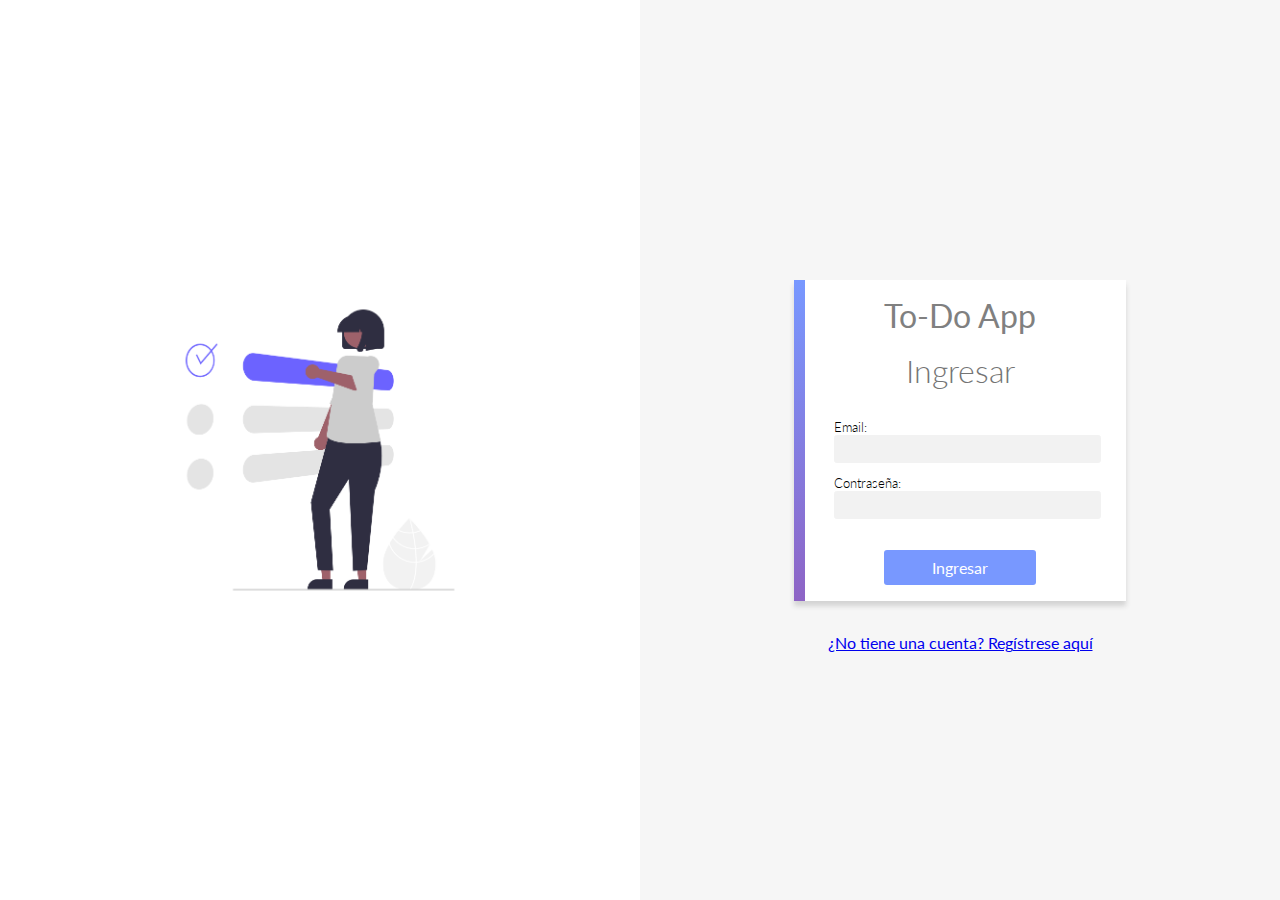
<file: index.html>
<!DOCTYPE html>
<html lang="es">
  
  <head>
    <meta charset="UTF-8">
    <meta http-equiv="X-UA-Compatible" content="IE=edge">
    <meta name="viewport" content="width=device-width, initial-scale=1.0">
    <title>ToDo</title>
    
    <!-- ---------------- estilos compartidos de login y signup ---------------- -->
    <link rel="stylesheet" href="styles/ingreso.css">
    
    <!-- ---------------------- logica aplicada en login ----------------------- -->
    <script src="./scripts/index.js"></script>
    
</head>

<body>
  <div class="left">
    <img src="./assets/persona-login.png" alt="">
  </div>
  
  <div class="right">
    <form class = "ingresar">
      <div class="form-header">
        <p>To-Do App</p>
      </div>
      <h1>Ingresar</h1>

      <div class = "error">
        <ul type = "none">

        </ul>
      </div>
      
      
      <label>
        Email:
        <input id="inputEmail" type="text">
        <small id = "errorEmail"></small>
      </label>
      <label>
        Contraseña:
        <input id="inputPassword" type="password">
        <small id = "errorPassword"></small>
      </label>
      
      <button type="submit">Ingresar</button>
      
    </form>
    <div class="ingresar">
      <a href="signup.html">¿No tiene una cuenta? Regístrese aquí</a>
    </div>
  </div>
  
</body>

</html>
</file>
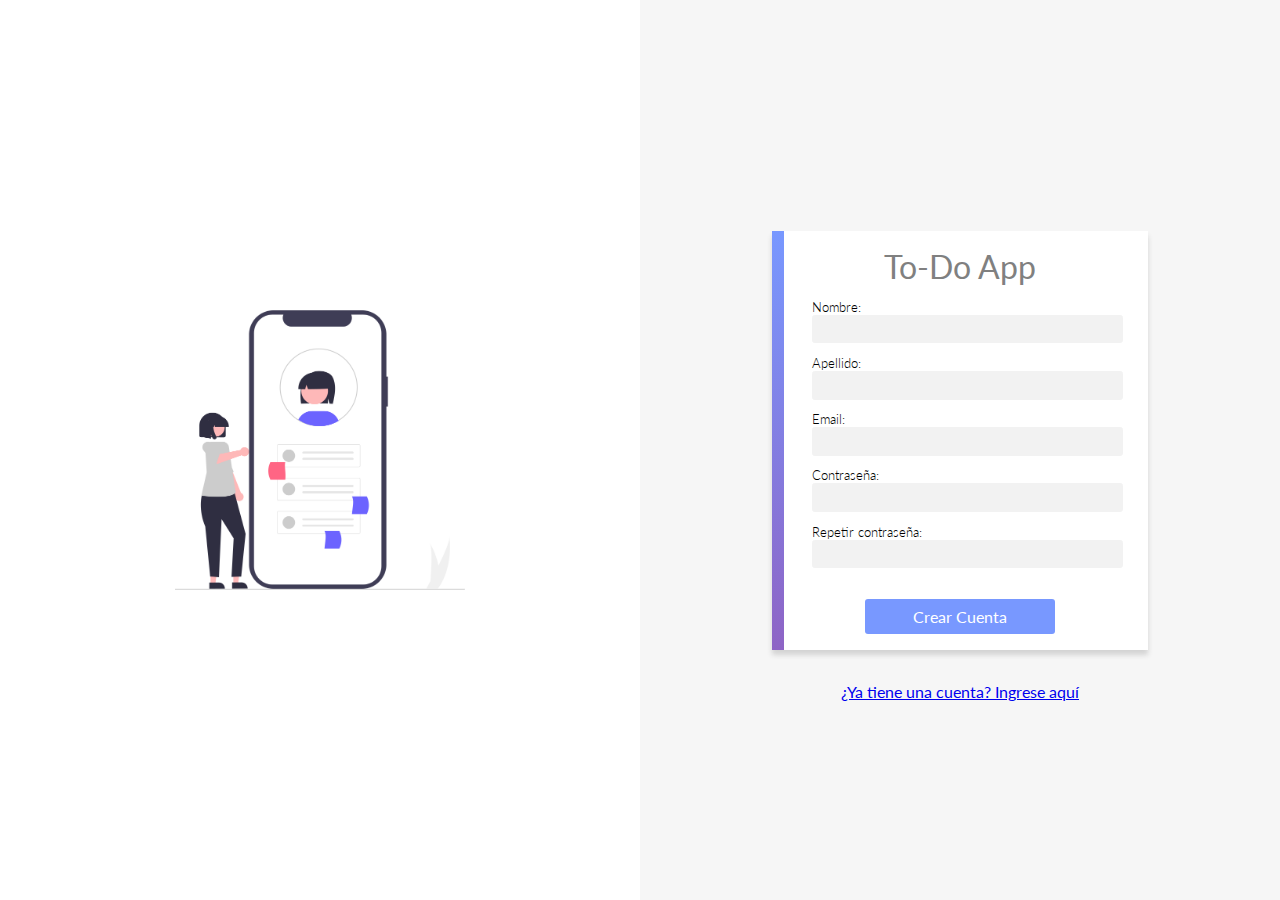
<file: signup.html>
<!DOCTYPE html>
<html lang="es">

<head>
  <meta charset="UTF-8">
  <meta http-equiv="X-UA-Compatible" content="IE=edge">
  <meta name="viewport" content="width=device-width, initial-scale=1.0">
  <title>ToDo</title>

  <!-- ---------------- estilos compartidos de login y signup ---------------- -->
  <link rel="stylesheet" href="styles/ingreso.css">

  <!-- ---------------------- logica aplicada en register -------------------- -->
  <!-- <script src="./scripts/utils.js"></script> -->
  <script src="./scripts/signup.js"></script>

</head>

<body>

  <div class="left">
    <img src="./assets/persona-signup.png" alt="">
  </div>
  <div class="right">
    <form class="registrar">
      <div class="form-header">
        <p>To-Do App</p>
      </div>

      <label>
        Nombre:
        <input id="inputNombre"type="text">
        <small id="errorNombre"></small>
      </label>
      <label>
        Apellido:
        <input id="inputApellido"type="text">
        <small id="errorApellido"></small>
      </label>
      <label>
        Email:
        <input id="inputEmail"type="text">
      <small id="errorEmail"></small>
      </label>
      <label>
        Contraseña:
        <input id="inputPassword"type="password">
      <small id="errorPassword"></small>
      </label>
      <label>
        Repetir contraseña:
        <input id="inputRepPassword"type="password">
      <small id="errorRepPassword"></small>
      </label>

      <button class="submit">Crear Cuenta</button>

    </form>
    <div class="ingresarA">
      <a href="index.html">¿Ya tiene una cuenta? Ingrese aquí</a>
    </div>
  </div>

</body>

</html>
</file>
<file: styles/ingreso.css>
@import url('./common.css');

body{
  display: flex;
}

h1 {
  color: rgb(116, 116, 116);
  font-weight: 300;
  margin: .5em 0;
}

.error ul li, small#errorEmail, small#errorPassword, small#errorNombre, small#errorApellido, small#errorRepPassword {
  color: rgb(228, 124, 124);
  font-weight: 300;
  margin: .5em 0;
  font-size: 1rem;
}

form {
  position: relative;
  max-width: 26em;
  background-color: white;
  display: flex;
  align-items: center;
  flex-direction: column;
  margin: 2em auto;
  box-shadow: 0 5px 5px lightgrey;
  padding: 1em 2.5em;
  box-sizing: border-box;
}

form:after {
  position: absolute;
  content: '';
  width: .7em;
  height: 100%;
  top: 0;
  left: 0;
  background: linear-gradient(var(--primary), var(--secondary));
}


input {
  width: 100%;
  padding: .4em .5em;
  background-color: var(--app-grey);
  border: 1px solid var(--app-grey);
  border-radius: .2em;
}

input:focus {
  outline: none;
  border: 1px solid lightgrey;
}


label {
  width: 100%;
  font-weight: 300;
  margin-bottom: -.1em;
  margin-top: 1em;
  font-size: .8em;
}

button {
  padding: .5em 3em;
  background-color: var(--primary);
  color: white;
  margin-top: 2em;
  font-weight: 400;
  font-size: 1em;
}

.form-header {
  color: grey;
  font-size: 2em;
}
.ingresarA{
  text-align: center;
}
.left{
  width: 50%;  
  background-color: white;
  text-align: center;
  display: flex;
  align-items: center;
  justify-content: center;
}
.left img{
  width:60%;
}
.right{
  width: 50%;
  display: flex;
  flex-direction: column;
  align-items: center;
  justify-content: center;
}
</file>
